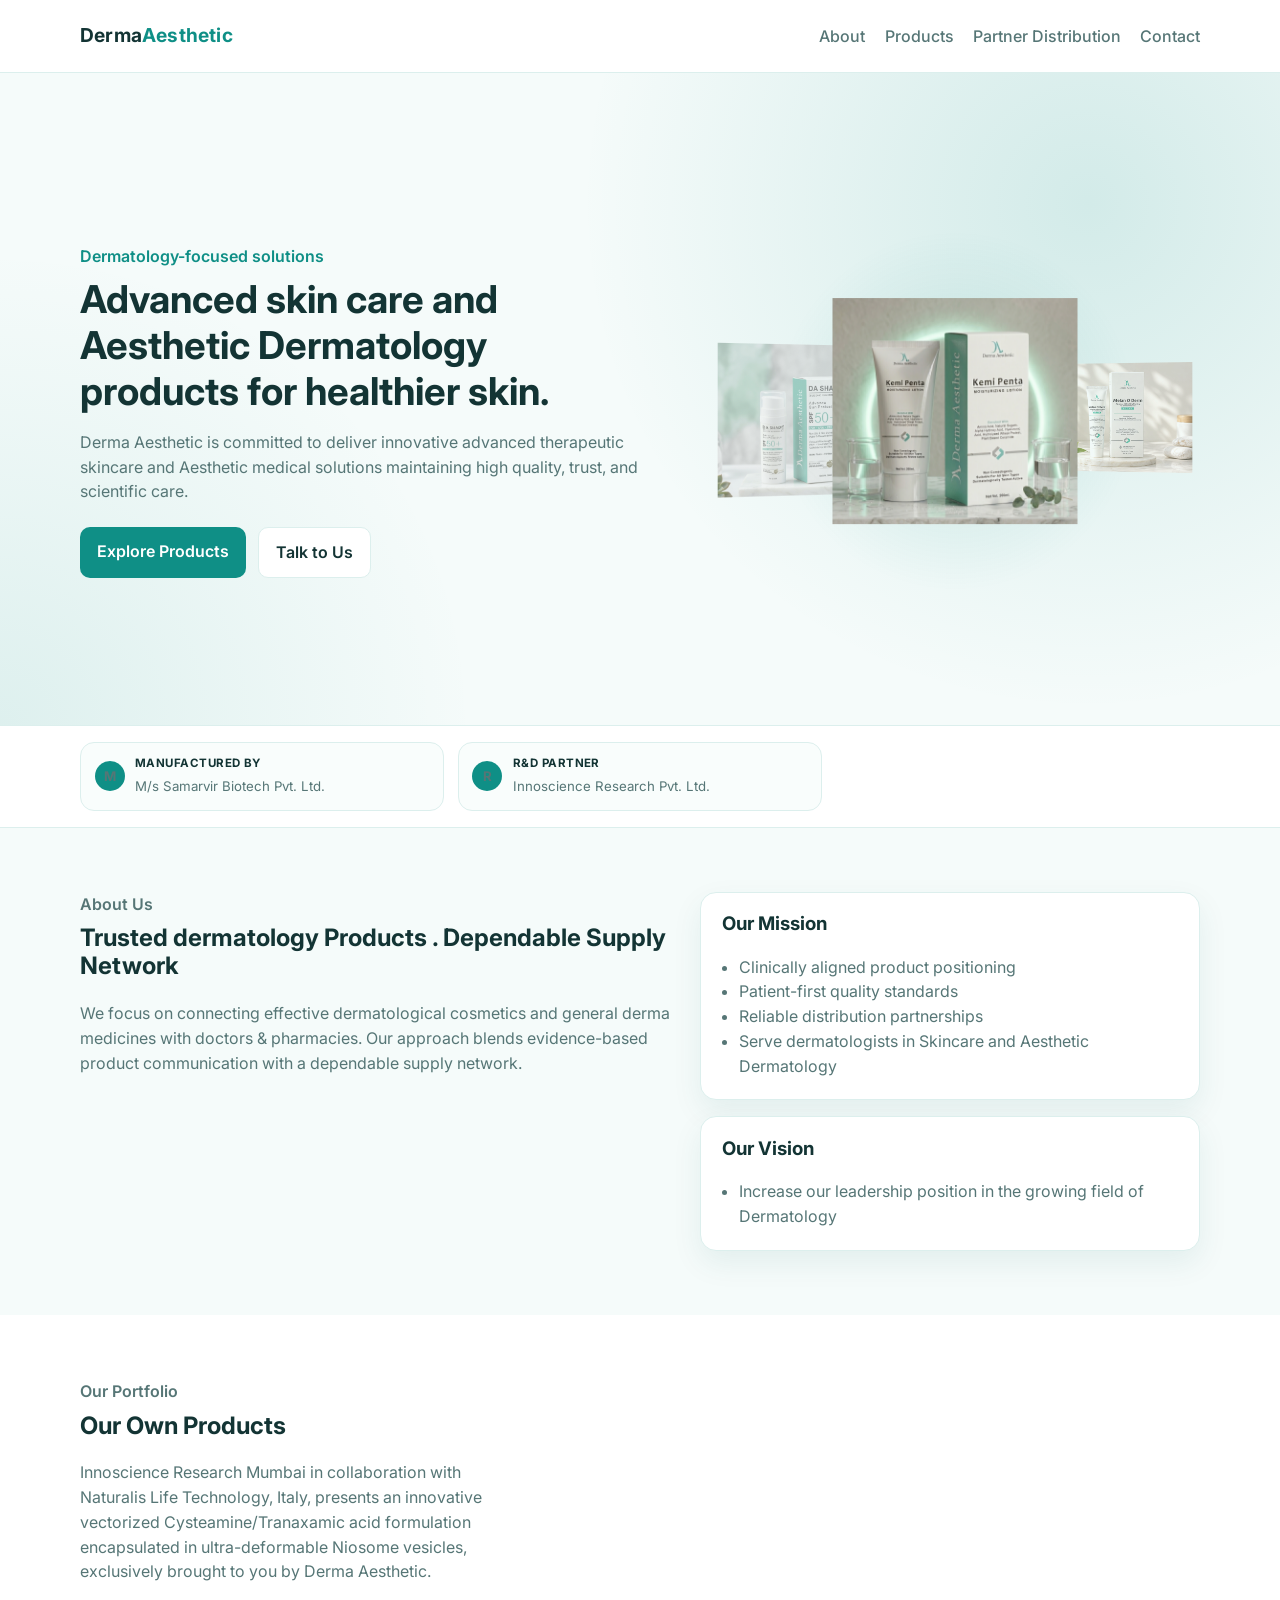
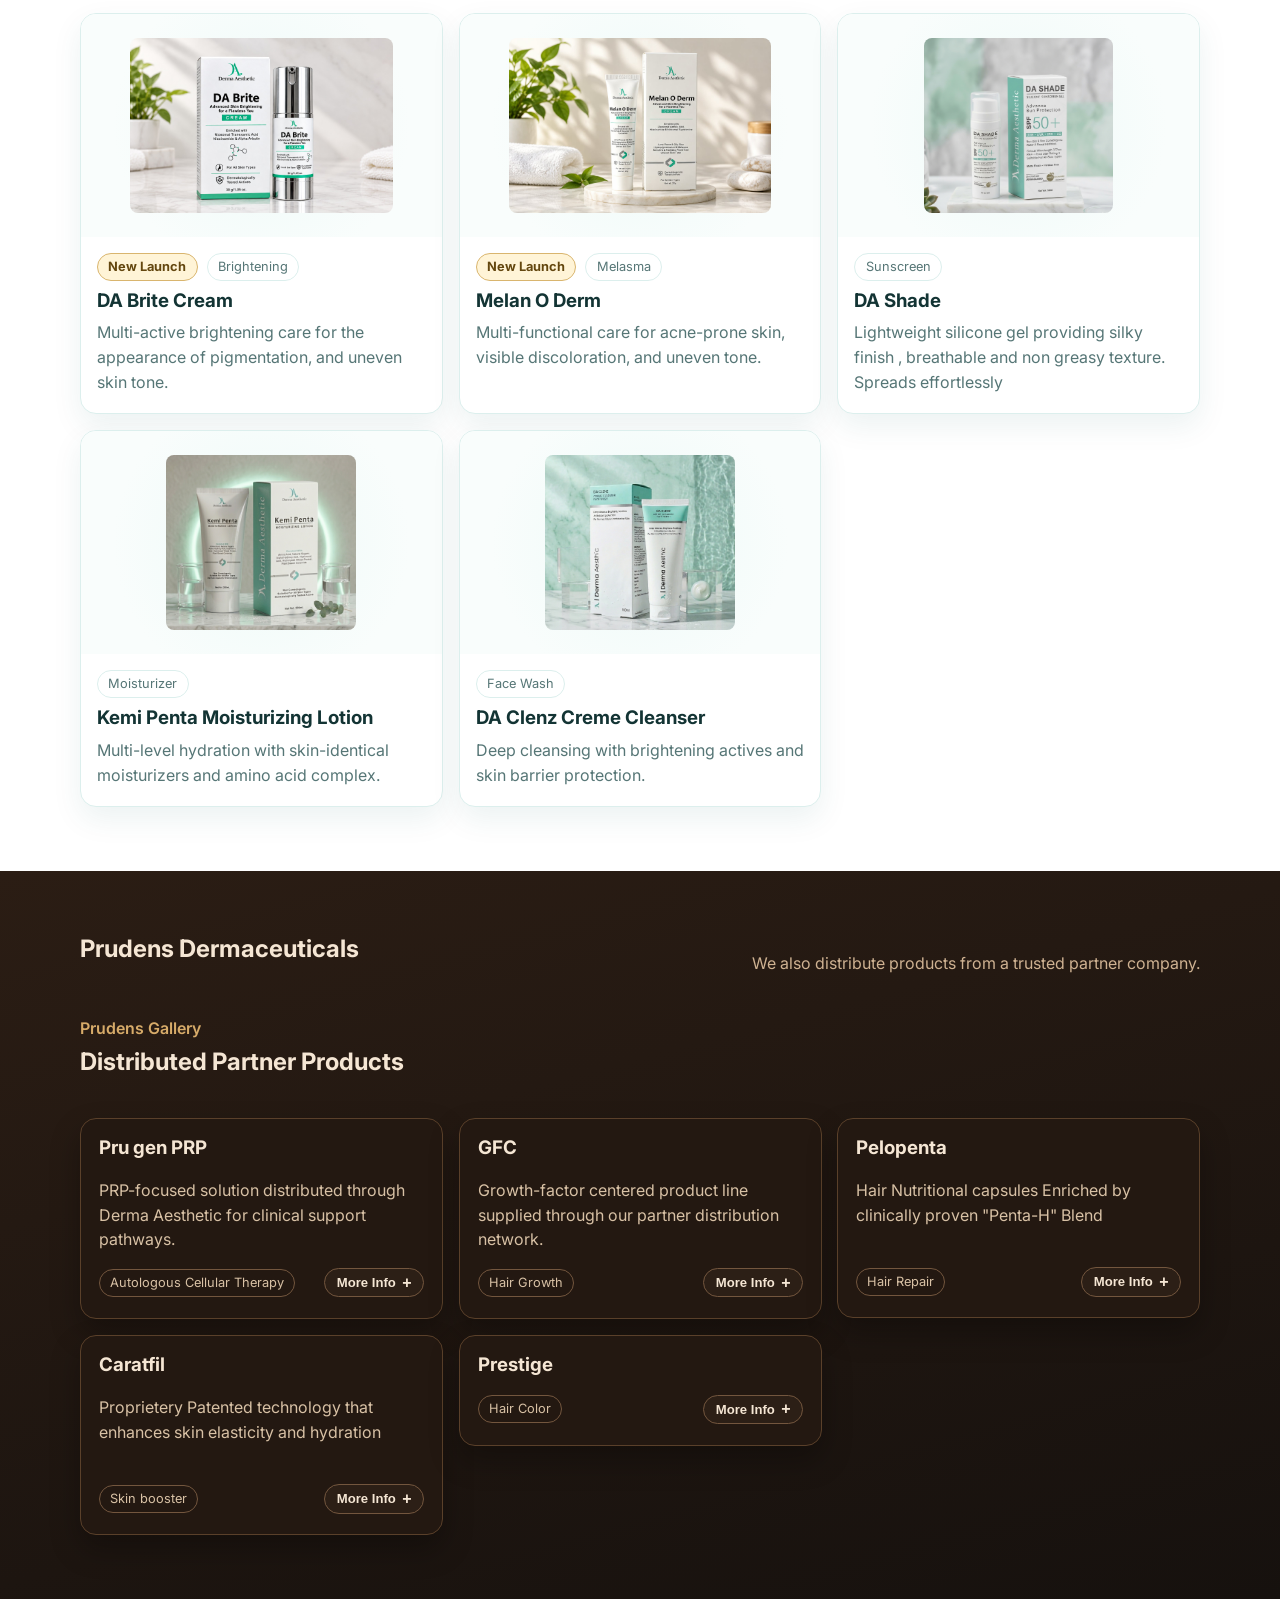
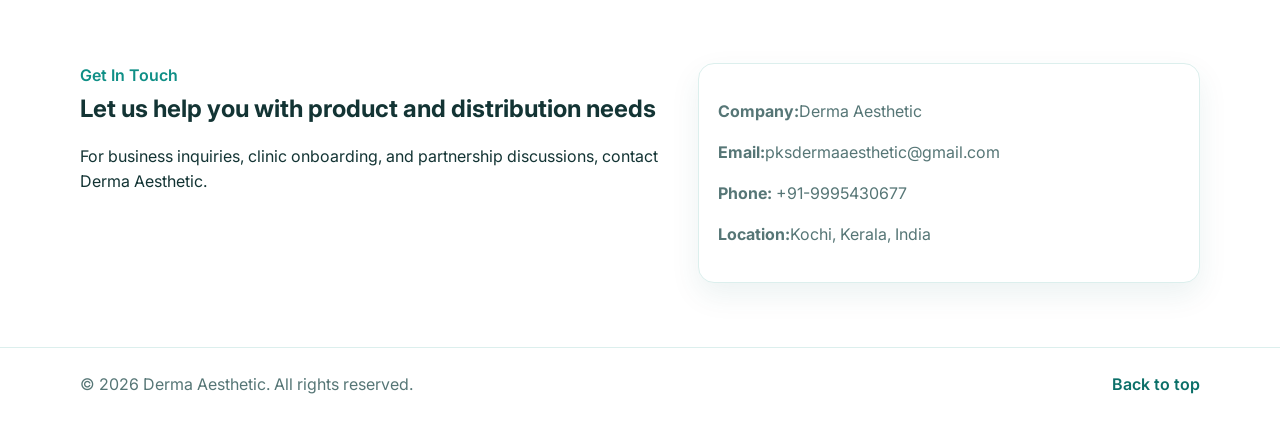
<file: index.html>
<!DOCTYPE html>
<html lang="en">
<head>
  <meta charset="UTF-8" />
  <meta name="viewport" content="width=device-width, initial-scale=1.0" />
  <title>Derma Aesthetic | Dermatological Cosmetics & Medicines</title>
  <meta name="description" content="Derma Aesthetic - Dermatological cosmetics and general derma medicines marketing and sales company." />
  <link rel="preconnect" href="https://fonts.googleapis.com" />
  <link rel="preconnect" href="https://fonts.gstatic.com" crossorigin />
  <link href="https://fonts.googleapis.com/css2?family=Inter:wght@400;500;600;700&display=swap" rel="stylesheet" />
  <link rel="stylesheet" href="styles.css" />
</head>
<body>
  <header class="site-header" id="home">
    <div class="container nav-wrap">
      <a class="logo" href="#home">Derma<span>Aesthetic</span></a>
      <button class="nav-toggle" type="button" aria-label="Open navigation menu" aria-controls="site-nav" aria-expanded="false">
        <span></span>
        <span></span>
        <span></span>
      </button>
      <nav class="site-nav" id="site-nav">
        <a href="index.html#about">About</a>
        <a href="products.html">Products</a>
        <a href="products.html#partner">Partner Distribution</a>
        <a href="index.html#contact">Contact</a>
      </nav>
    </div>
  </header>

  <main>
    <section class="hero">
      <div class="container hero-layout">
        <div class="hero-text">
          <p class="eyebrow">Dermatology-focused solutions</p>
          <h1>Advanced skin care and Aesthetic Dermatology products for healthier skin.</h1>
          <p class="hero-copy">
            Derma Aesthetic is committed to deliver innovative advanced therapeutic skincare
            and Aesthetic medical solutions maintaining high quality, trust, and scientific care.
          </p>
          <div class="hero-actions">
            <a class="btn primary" href="products.html">Explore Products</a>
            <a class="btn ghost" href="#contact">Talk to Us</a>
          </div>
        </div>
        <div class="hero-products">
          <div class="hero-product-composition reveal">
            <img src="images/Brite.jpeg" alt="DA Brite Whitening cream" class="hero-prod hero-prod--back" data-product-link="products.html#da-brite" /> 
            <img src="images/MelanODerm.jpeg" alt="Melano Derm liposomal azelaic acid cream" class="hero-prod hero-prod--back" data-product-link="products.html#melano-derm" />
            <img src="images/kemi.png" alt="Kemi Penta Moisturizing Lotion" class="hero-prod hero-prod--center" data-product-link="products.html#kemi-penta" />
            <img src="images/Shade.png" alt="DA Shade Sunscreen" class="hero-prod hero-prod--left" data-product-link="products.html#da-shade" />
            <img src="images/clenz.png" alt="DA Clenz Face Wash" class="hero-prod hero-prod--right" data-product-link="products.html#da-clenz" />

          </div>
        </div>
      </div>
    </section>

    <section class="trust-strip">
      <div class="container trust-strip-inner">
        <div class="trust-badge reveal">
          <span class="trust-icon">M</span>
          <div>
            <strong>Manufactured by</strong>
            <span>M/s Samarvir Biotech Pvt. Ltd.</span>
          </div>
        </div>
        <div class="trust-badge reveal">
          <span class="trust-icon">R</span>
          <div>
            <strong>R&amp;D Partner</strong>
            <span>Innoscience Research Pvt. Ltd.</span>
          </div>
        </div>
      </div>
    </section>

    <section class="section" id="about">
      <div class="container about-grid reveal">
        <div class="about-text">
          <p class="eyebrow">About Us</p>
          <h2>Trusted dermatology Products . Dependable Supply Network</h2>
          <p>
            We focus on connecting effective dermatological cosmetics and general derma medicines
            with doctors &amp; pharmacies. Our approach blends evidence-based product communication
            with a dependable supply network.
          </p>
        </div>
        <div class="about-cards">
          <article class="about-card">
            <h3>Our Mission</h3>
            <ul>
              <li>Clinically aligned product positioning</li>
              <li>Patient-first quality standards</li>
              <li>Reliable distribution partnerships</li>
              <li>Serve dermatologists in Skincare and Aesthetic Dermatology</li>
            </ul>
          </article>
          <article class="about-card">
            <h3>Our Vision</h3>
            <ul>
              <li>Increase our leadership position in the growing field of Dermatology</li>
            </ul>
          </article>
        </div>
      </div>
    </section>

    <section class="section alt" id="products">
      <div class="container">
        <div class="section-head reveal">
          <div>
            <p class="eyebrow">Our Portfolio</p>
            <h2>Our Own Products</h2>
            <p>Innoscience Research Mumbai in collaboration with Naturalis Life Technology, Italy, presents an innovative vectorized Cysteamine/Tranaxamic acid formulation encapsulated in ultra-deformable Niosome vesicles, exclusively brought to you by Derma Aesthetic.</p>
          </div>
        </div>

        <div class="visual-product-grid">

          <a href="products.html#da-brite" class="visual-product-card reveal">
            <div class="visual-product-img">
              <img src="images/Brite.jpeg" alt="DA Brite brightening cream" loading="lazy" />
            </div>
            <div class="visual-product-info">
              <span class="tag tag--launch">New Launch</span>
              <span class="tag">Brightening</span>
              <h3>DA Brite Cream </h3>
              <p>Multi-active brightening care for the appearance of pigmentation, and uneven skin tone.</p>
              <!-- <span class="card-link">View details</span> -->
            </div>
          </a>
          <a href="products.html#melano-derm" class="visual-product-card reveal">
            <div class="visual-product-img">
              <img src="images/MelanODerm.jpeg" alt="Melano Derm azelaic acid cream" loading="lazy" />
            </div>
            <div class="visual-product-info">
              <span class="tag tag--launch">New Launch</span>
              <span class="tag">Melasma</span>
              <h3>Melan O Derm</h3>
              <p>Multi-functional care for acne-prone skin, visible discoloration, and uneven tone.</p>
              <!-- <span class="card-link">View details</span> -->
            </div>
          </a>
          <a href="products.html#da-shade" class="visual-product-card reveal">
            <div class="visual-product-img">
              <img src="images/Shade.png" alt="DA Shade" loading="lazy" />
            </div>
            <div class="visual-product-info">
              <span class="tag">Sunscreen</span>
              <h3>DA Shade </h3>
              <p>Lightweight silicone gel providing silky finish , breathable and non greasy texture. Spreads effortlessly</p>
              <!-- <span class="card-link">View details</span> -->
            </div>
          </a>

          <a href="products.html#kemi-penta" class="visual-product-card reveal">
            <div class="visual-product-img">
              <img src="images/kemi.png" alt="Kemi Penta" loading="lazy" />
            </div>
            <div class="visual-product-info">
              <span class="tag">Moisturizer</span>
              <h3>Kemi Penta Moisturizing Lotion</h3>
              <p>Multi-level hydration with skin-identical moisturizers and amino acid complex.</p>
              <!-- <span class="card-link">View details</span> -->
            </div>
          </a>

          <a href="products.html#da-clenz" class="visual-product-card reveal">
            <div class="visual-product-img">
              <img src="images/clenz.png" alt="DA Clenz" loading="lazy" />
            </div>
            <div class="visual-product-info">
              <span class="tag">Face Wash</span>
              <h3>DA Clenz Creme Cleanser</h3>
              <p>Deep cleansing with brightening actives and skin barrier protection.</p>
              <!-- <span class="card-link">View details</span> -->
            </div>
          </a>
        </div>
      </div>
    </section>

    <section class="section partner-section" id="partner">
      <div class="container">
        <div class="section-head">
          <div>
            <!-- <p class="eyebrow">Strategic Collaboration</p> -->
            <h2>Prudens Dermaceuticals</h2>
          </div>
          <p>We also distribute products from a trusted partner company.</p>
        </div>

        <!-- <div class="partner-card">
          <h3>Distribution Partner: <span>Prudens</span></h3>
          <p>
            Through this partnership, Derma Aesthetic expands product reach and
            ensures timely availability across clinics, pharmacies, and retail channels.
          </p>
          <p><strong>Distributed products:</strong> Pru gen PRP, GFC, pelopenta</p>
          <ul>
            <li>Wider geographic market access</li>
            <li>Consistent product availability</li>
            <li>Efficient logistics and relationship management</li>
          </ul>
        </div> -->

        <div class="section-head partner-products-head">
          <div>
            <p class="eyebrow">Prudens Gallery</p>
            <h2>Distributed Partner Products</h2>
          </div>
          <!-- <p>Tap on any product card to view expanded details.</p> -->
        </div>

        <div class="product-showcase product-showcase--partner">
          <div class="product-grid partner-grid">
            <article class="product-card expandable" id="prugen-prp" data-product-image="images/prugen-prp.png">
              
              <h3>Pru gen PRP</h3>
              <p>
                PRP-focused solution distributed through Derma Aesthetic for
                clinical support pathways.
              </p>
              <div class="product-bottom">
                <span class="tag">Autologous Cellular Therapy</span>
                <button class="expand-btn" type="button" aria-expanded="false">
                  More Info <span class="chevron">+</span>
                </button>
              </div>
              <div class="product-details" aria-hidden="true">
                <!-- <p>
                  Pru gen PRP is distributed to support dermatology and skin
                  rejuvenation workflows where PRP protocols are indicated.
                </p> -->
                <ul>
                  <li>CE Class IIb certified PRP tube</li>
                  <li>Sodium Citrate as an Anti-coagulant</li>
                  <li>Optimum Platelet Recovery, over 90%</li>
                  <li>Consistent isolation of PRP</li>
                  <li>Single spin centrifugation</li>
                  <li>RBC depletion more than 98%</li>
                </ul>
              </div>
            </article>

            <article class="product-card expandable" id="gfc" data-product-image="images/gfc.png">
           
              <h3>GFC</h3>
              <p>
                Growth-factor centered product line supplied through our partner
                distribution network.
              </p>
              <div class="product-bottom">
                <span class="tag">Hair Growth</span>
                <button class="expand-btn" type="button" aria-expanded="false">
                  More Info <span class="chevron">+</span>
                </button>
              </div>
              <div class="product-details" aria-hidden="true">
                <!-- <p>
                  GFC is managed under the Prudens distribution collaboration to
                  improve accessibility for qualified treatment channels.
                </p> -->
                <ul>
                  <li>Activated Growth Factors</li>
                  <li>Totally Painless Therapy</li>
                  <li>Reduced pain and inflammation risk, as RBCs and WBCs are not involved</li>
                  <li>Delivers results in fewer sessions</li>
                  <li>Helps reduce hair fall and revitalize hair follicles</li>
                  <li>Strengthens hair grafts and stimulates hair growth</li>
                  <li>Increases hair count and thickness</li>
                </ul>
              </div>
            </article>

            <article class="product-card expandable" id="pelopenta" data-product-image="images/pelopenta.png">
             
              <h3>Pelopenta</h3>
              <p>
                Hair Nutritional capsules Enriched by clinically proven "Penta-H" Blend
              </p>
              <div class="product-bottom">
                <span class="tag">Hair Repair</span>
                <button class="expand-btn" type="button" aria-expanded="false">
                  More Info <span class="chevron">+</span>
                </button>
              </div>
              <div class="product-details" aria-hidden="true">
                <!-- <p>
                  pelopenta is included in our distribution portfolio with a focus
                  on dependable channel coverage and customer availability.
                </p> -->
                <ul>
                  <li>Vitamin D (Cholecalciferrol 100IU)</li>
                  <li>Melatonin (3gm) for hair growth , pigmentation , cytoprotective and apotosis-supressive agent</li>
                  <li>Prevents stress-induced hair loss</li>
                  <li>Antiandrogenic and antioxidant</li>
                  <li>Omega 3 and Omega 6 faatty Acids (75mg)</li>
                  <li>Soy isoflavones for DHT inhibution</li>
                  <li>Green Tea Extract(125mg)</li>
                  <li>Beta Sitosterol</li>

                </ul>
              </div>
            </article>

            <article class="product-card expandable" id="Caratfil" data-product-image="images/caratfil.png">
             
              <h3>Caratfil</h3>
              <p>
                Proprietery Patented technology that enhances skin elasticity and hydration
              </p>
              <div class="product-bottom">
                <span class="tag">Skin booster</span>
                <button class="expand-btn" type="button" aria-expanded="false">
                  More Info <span class="chevron">+</span>
                </button>
              </div>
              <div class="product-details" aria-hidden="true">
                <!-- <p>
                  pelopenta is included in our distribution portfolio with a focus
                  on dependable channel coverage and customer availability.
                </p> -->
                <ul>
                  
                  <li>Exclusive 4-in-1 Carat therapy</li>
                  <li>HA , PN , ECM , Copper tripeptides and Amino acids</li>
                  <li>Combats aging</li>
                  <li>Minimizes pores</li>
                  <li>Reduces fine lines</li>
                  <li>Promotes repairs and regeneration</li>
                  <li>Made in South Korea</li>
                </ul>
              </div>
            </article>

            <article class="product-card expandable" id="Prestige" data-product-image="images/Pretiege.png">
             
              <h3>Prestige</h3>
              <!-- <p>
                Hair Nutritional capsules Enriched by clinically proven "Penta-H" Blend
              </p> -->
              <div class="product-bottom">
                <span class="tag">Hair Color</span>
                <button class="expand-btn" type="button" aria-expanded="false">
                  More Info <span class="chevron">+</span>
                </button>
              </div>
              <div class="product-details" aria-hidden="true">
                <!-- <p>
                  pelopenta is included in our distribution portfolio with a focus
                  on dependable channel coverage and customer availability.
                </p> -->
                <ul>
                  <li>Ammoniea free</li>
                  <li>p-Phenylendiamine(ppd) free</li>
                  <li>nickle free</li>
                  <li>Resourcinol free</li>
                  <li>Made in Italy</li>
                 

                </ul>
              </div>
            </article>

          </div>
        </div>
      </div>
    </section>

    <section class="section alt" id="contact">
      <div class="container contact-grid reveal">
        <div>
          <p class="eyebrow">Get In Touch</p>
          <h2>Let us help you with product and distribution needs</h2>
          <p>
            For business inquiries, clinic onboarding, and partnership discussions,
            contact Derma Aesthetic.
          </p>
        </div>
        <div class="contact-card">
          <p><strong>Company:</strong>Derma Aesthetic</p>
          <p><strong>Email:</strong>pksdermaaesthetic@gmail.com</p>
          <p><strong>Phone:</strong> +91-9995430677</p>
          <p><strong>Location:</strong>Kochi, Kerala, India</p>
        </div>
      </div>
    </section>
  </main>

  <footer class="site-footer">
    <div class="container footer-wrap">
      <p>&copy; <span id="year"></span> Derma Aesthetic. All rights reserved.</p>
      <a href="#home">Back to top</a>
    </div>
  </footer>

  <script src="script.js"></script>
</body>
</html>
</file>
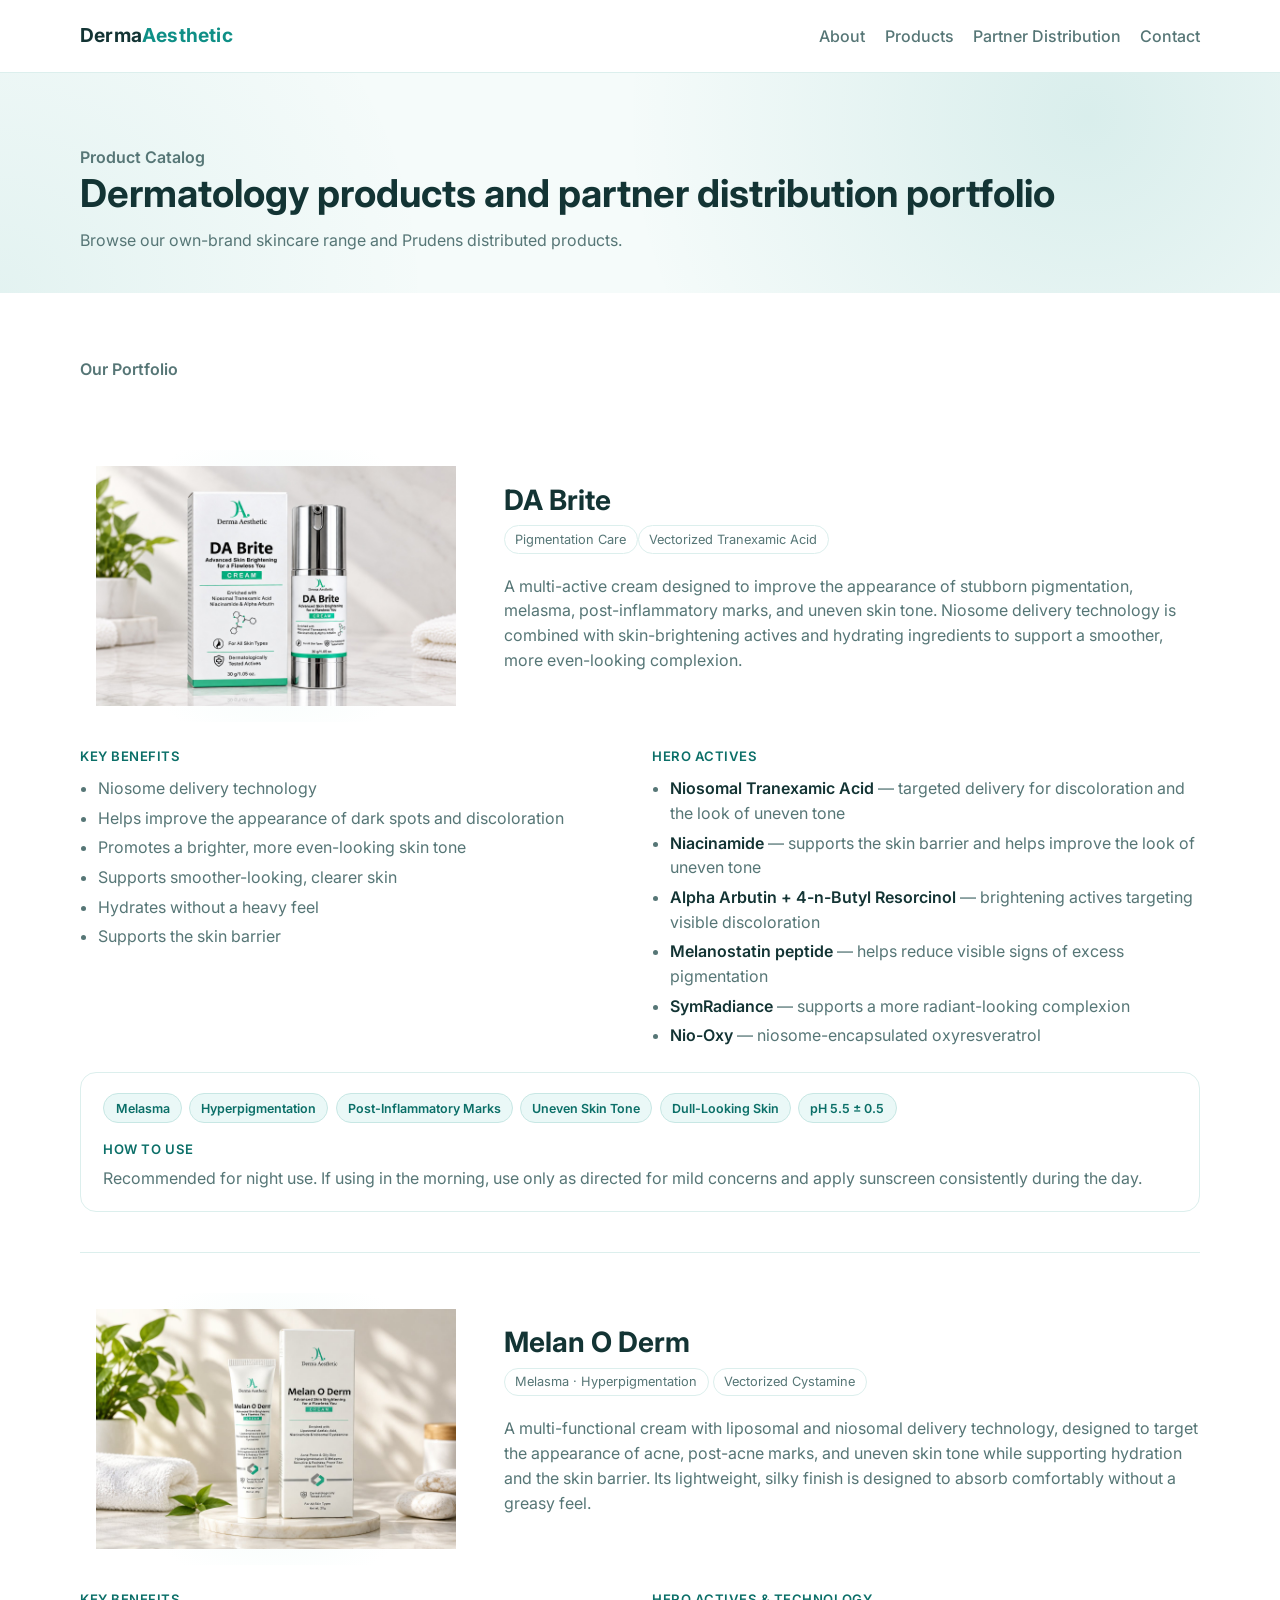
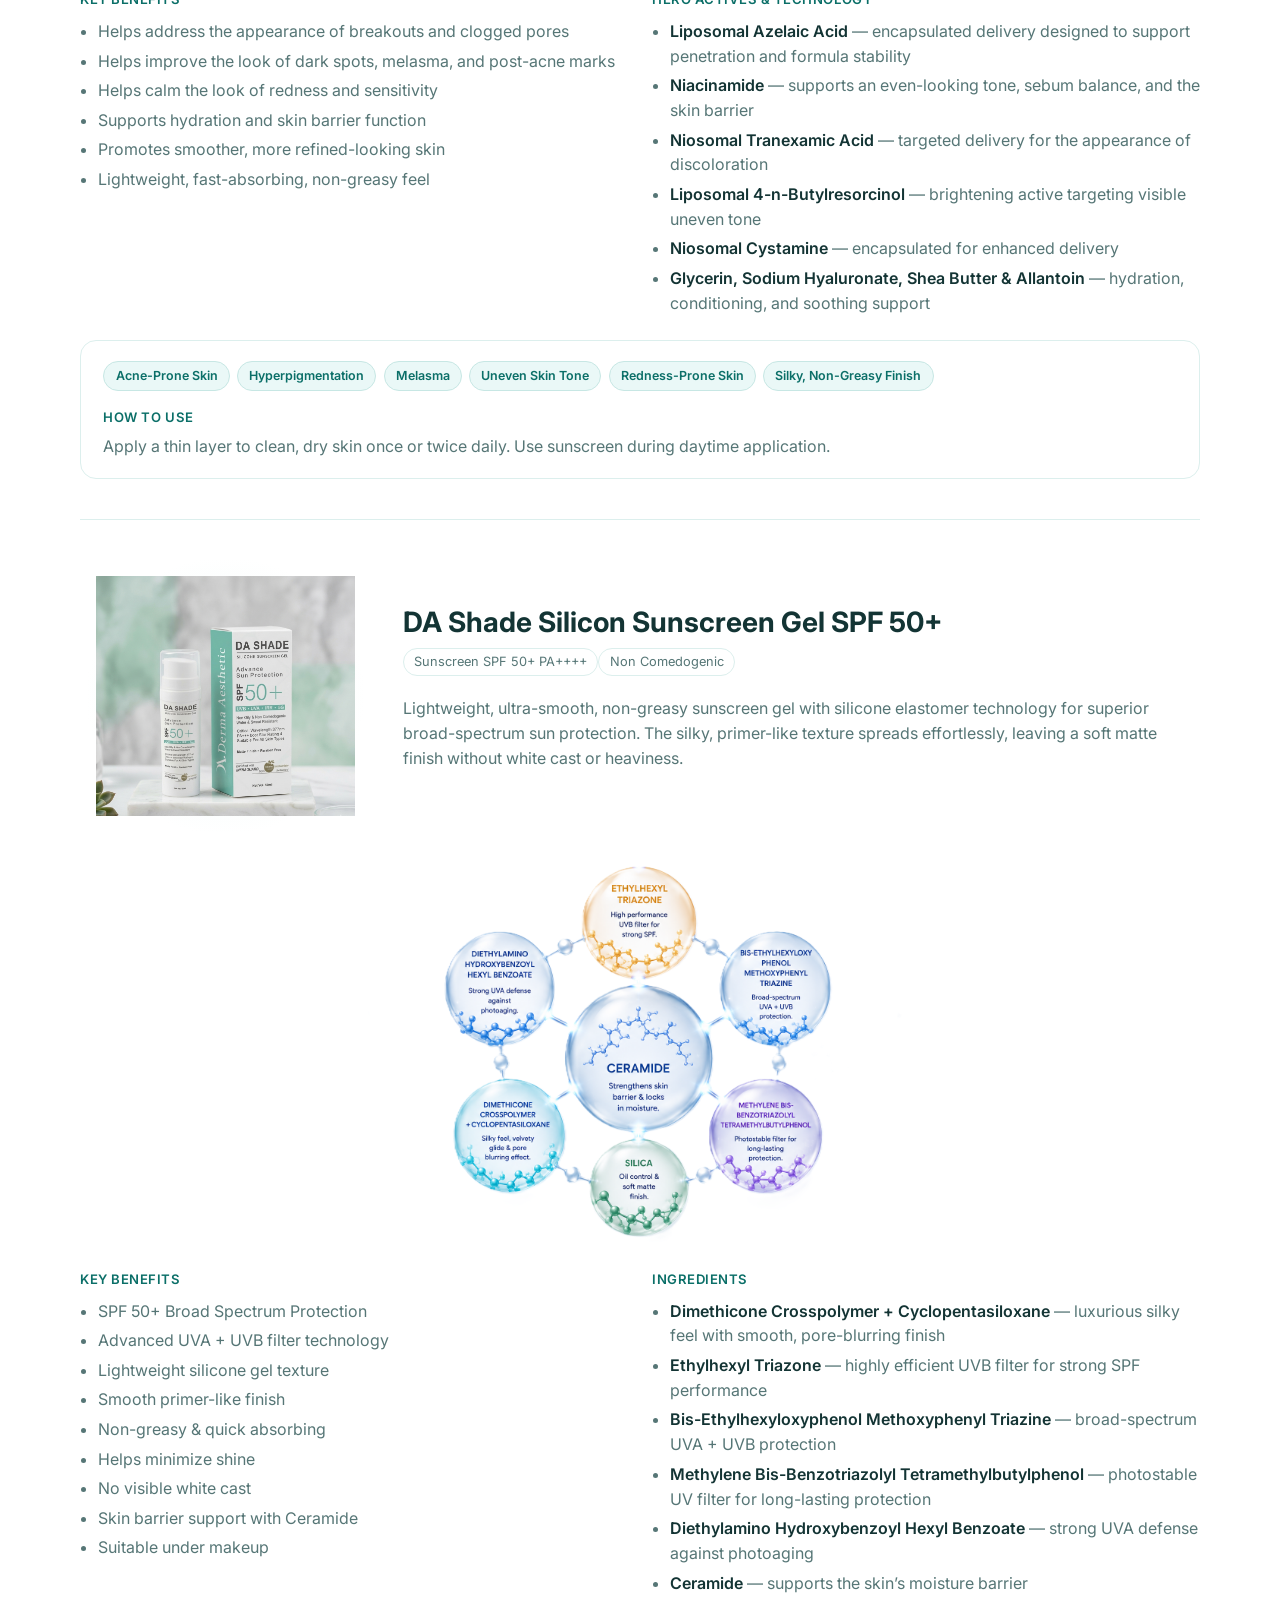
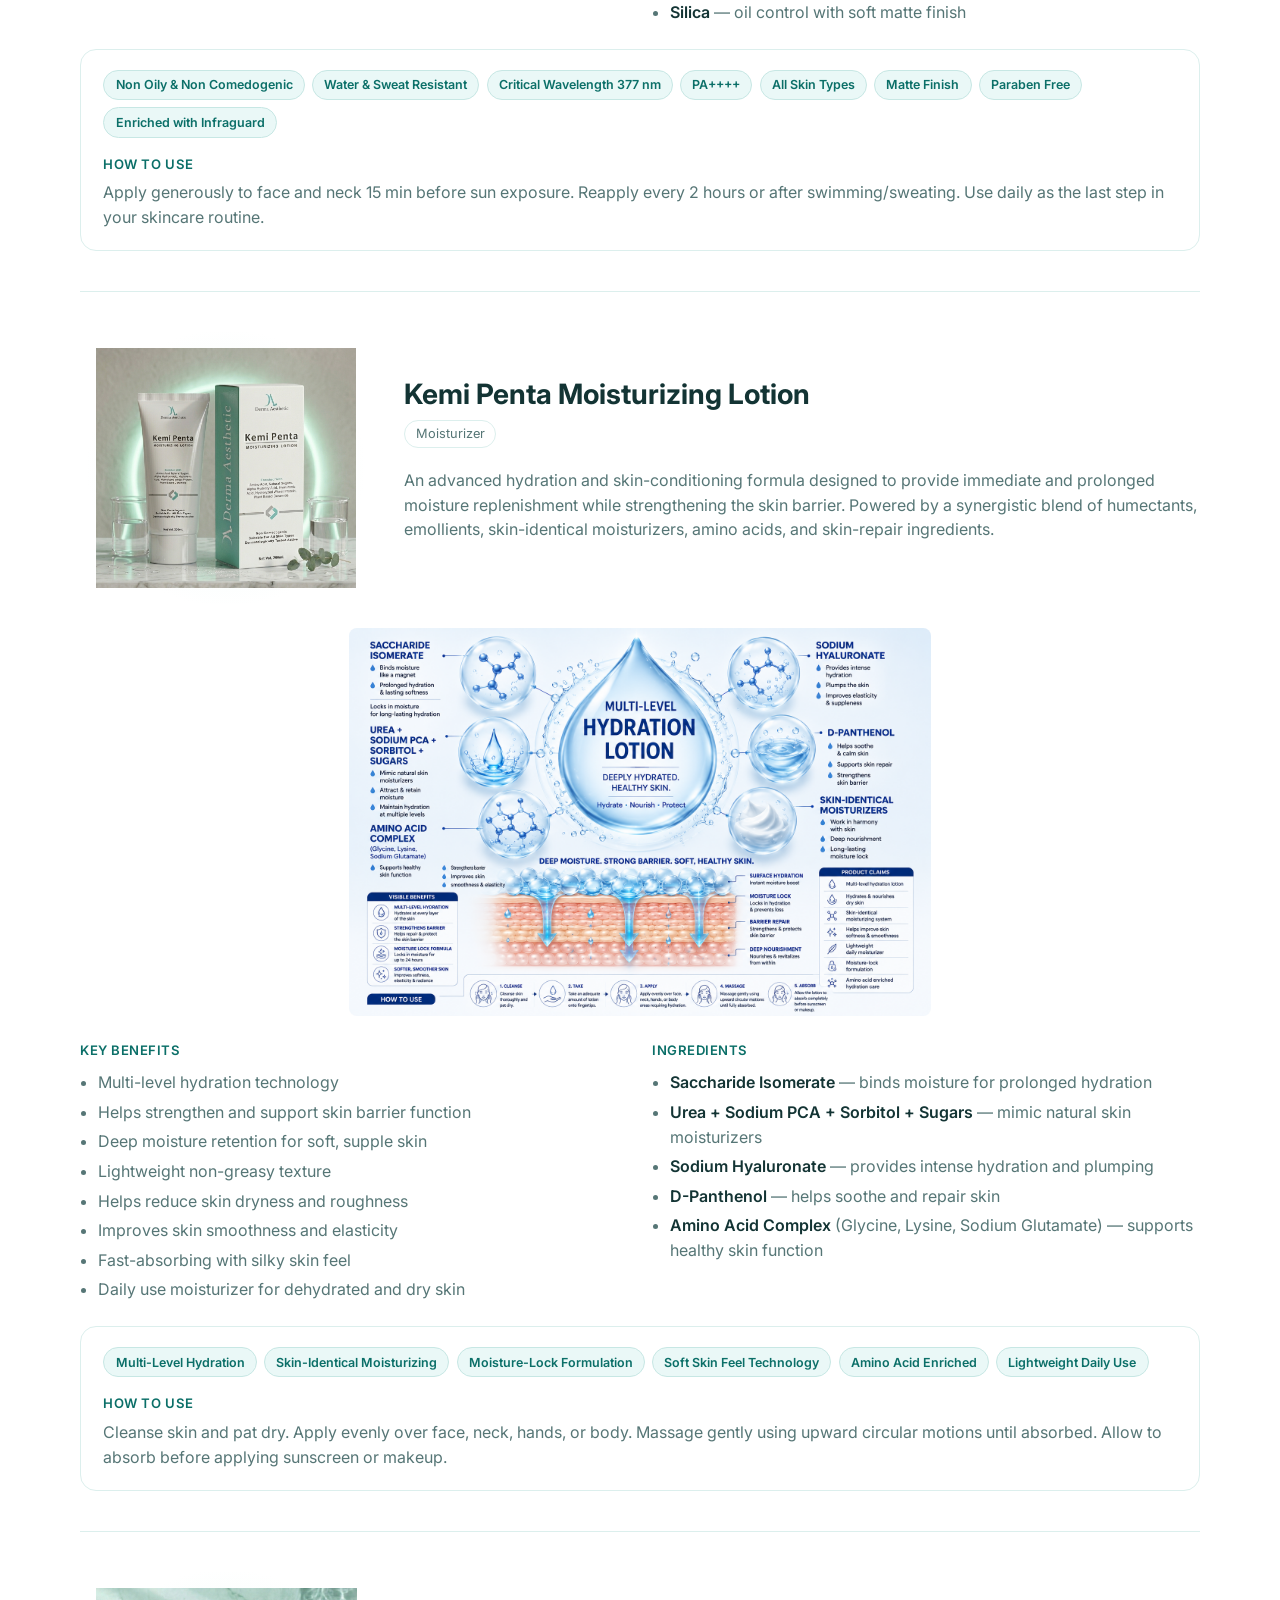
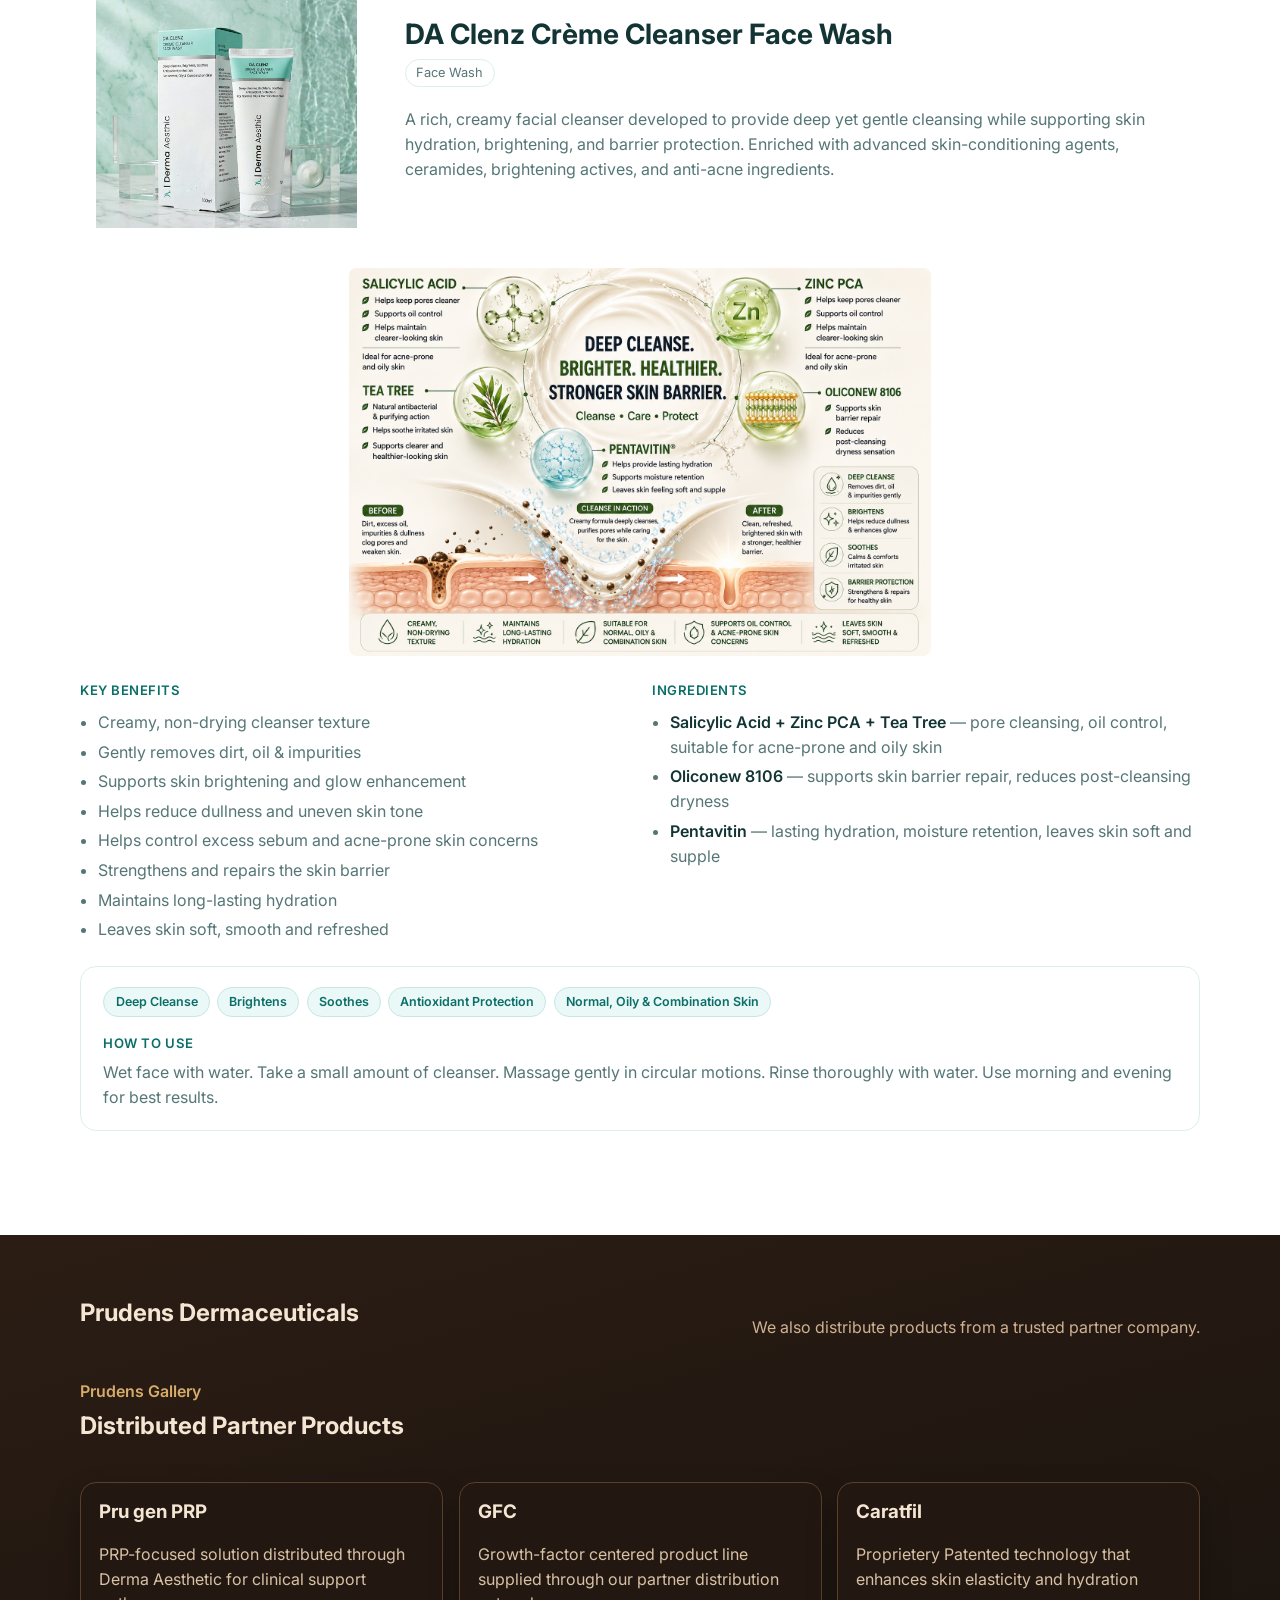
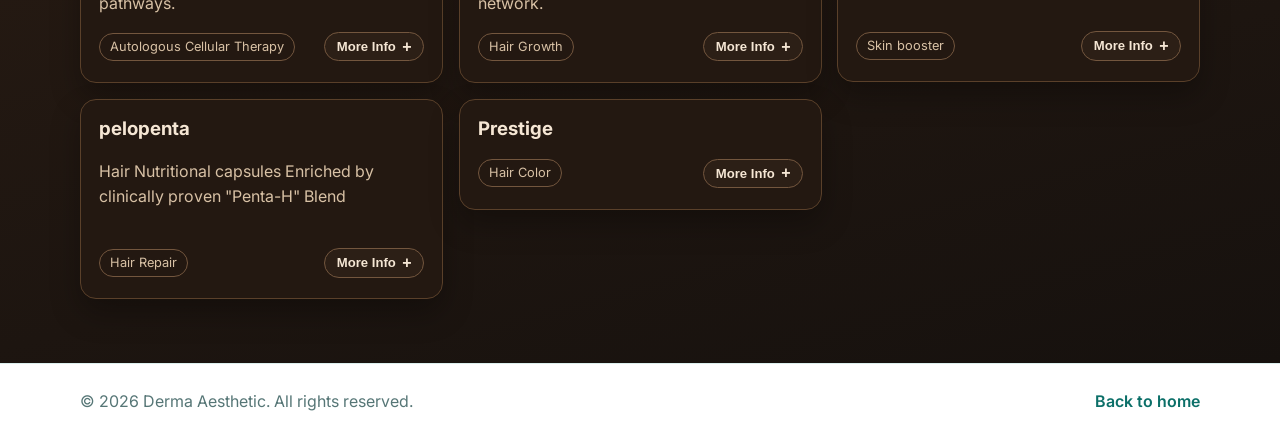
<file: products.html>
<!DOCTYPE html>
<html lang="en">
<head>
  <meta charset="UTF-8" />
  <meta name="viewport" content="width=device-width, initial-scale=1.0" />
  <title>Products | Derma Aesthetic</title>
  <meta name="description" content="Explore Derma Aesthetic own-brand dermatology products and Prudens partner distribution portfolio." />
  <link rel="preconnect" href="https://fonts.googleapis.com" />
  <link rel="preconnect" href="https://fonts.gstatic.com" crossorigin />
  <link href="https://fonts.googleapis.com/css2?family=Inter:wght@400;500;600;700&display=swap" rel="stylesheet" />
  <link rel="stylesheet" href="styles.css" />
</head>
<body>
  <header class="site-header">
    <div class="container nav-wrap">
      <a class="logo" href="index.html">Derma<span>Aesthetic</span></a>
      <button class="nav-toggle" type="button" aria-label="Open navigation menu" aria-controls="site-nav" aria-expanded="false">
        <span></span>
        <span></span>
        <span></span>
      </button>
      <nav class="site-nav" id="site-nav">
        <a href="index.html#about">About</a>
        <a href="products.html" class="nav-link-active">Products</a>
        <a href="products.html#partner">Partner Distribution</a>
        <a href="index.html#contact">Contact</a>
      </nav>
    </div>
  </header>

  <main>
    <section class="page-hero">
      <div class="container">
        <p class="eyebrow">Product Catalog</p>
        <h1>Dermatology products and partner distribution portfolio</h1>
        <p>Browse our own-brand skincare range and Prudens distributed products.</p>
      </div>
    </section>

    <section class="section alt" id="own-products">
      <div class="container">
        <div class="section-head">
          <div>
            <p class="eyebrow">Our Portfolio</p>
          </div>
        </div>
      </div>

      <!-- DA Brite -->
      <article class="pdp-section" id="da-brite">
        <div class="container">
          <div class="pdp-hero reveal">
            <div class="pdp-product-img">
              <img src="images/Brite.jpeg" alt="DA Brite multi-active brightening cream" loading="lazy" />
            </div>
            <div class="pdp-intro">
              <h2>DA Brite </h2>
              <span class="tag">Pigmentation Care</span><span class="tag">Vectorized Tranexamic Acid</span>
              <p>
                A multi-active cream designed to improve the appearance of stubborn pigmentation,
                melasma, post-inflammatory marks, and uneven skin tone. Niosome delivery technology
                is combined with skin-brightening actives and hydrating ingredients to support a
                smoother, more even-looking complexion.
              </p>
            </div>
          </div>
          <div class="pdp-details reveal">
            <div class="pdp-col">
              <h4>Key Benefits</h4>
              <ul>
                <li>Niosome delivery technology</li>
                <li>Helps improve the appearance of dark spots and discoloration</li>
                <li>Promotes a brighter, more even-looking skin tone</li>
                <li>Supports smoother-looking, clearer skin</li>
                <li>Hydrates without a heavy feel</li>
                <li>Supports the skin barrier</li>
              </ul>
            </div>
            <div class="pdp-col">
              <h4>Hero Actives</h4>
              <ul>
                <li><strong>Niosomal Tranexamic Acid</strong> — targeted delivery for discoloration and the look of uneven tone</li>
                <li><strong>Niacinamide</strong> — supports the skin barrier and helps improve the look of uneven tone</li>
                <li><strong>Alpha Arbutin + 4-n-Butyl Resorcinol</strong> — brightening actives targeting visible discoloration</li>
                <li><strong>Melanostatin peptide</strong> — helps reduce visible signs of excess pigmentation</li>
                <li><strong>SymRadiance</strong> — supports a more radiant-looking complexion</li>
                <li><strong>Nio-Oxy</strong> — niosome-encapsulated oxyresveratrol</li>
              </ul>
            </div>
          </div>
          <div class="pdp-footer reveal">
            <div class="pdp-claims">
              <span class="claim-pill">Melasma</span>
              <span class="claim-pill">Hyperpigmentation</span>
              <span class="claim-pill">Post-Inflammatory Marks</span>
              <span class="claim-pill">Uneven Skin Tone</span>
              <span class="claim-pill">Dull-Looking Skin</span>
              <span class="claim-pill">pH 5.5 ± 0.5</span>
            </div>
            <div class="pdp-usage">
              <h4>How to Use</h4>
              <p>Recommended for night use. If using in the morning, use only as directed for mild concerns and apply sunscreen consistently during the day.</p>
            </div>
          </div>
        </div>
      </article>

      <hr class="pdp-divider" />

      <!-- Melano Derm -->
      <article class="pdp-section" id="melano-derm">
        <div class="container">
          <div class="pdp-hero reveal">
            <div class="pdp-product-img">
              <img src="images/MelanODerm.jpeg" alt="Melano Derm liposomal azelaic acid cream" loading="lazy" />
            </div>
            <div class="pdp-intro">
              <h2>Melan O Derm</h2>
              <span class="tag">Melasma · Hyperpigmentation</span>
              <span class="tag">Vectorized Cystamine</span>
              <p>
                A multi-functional cream with liposomal and niosomal delivery technology, designed
                to target the appearance of acne, post-acne marks, and uneven skin tone while
                supporting hydration and the skin barrier. Its lightweight, silky finish is designed
                to absorb comfortably without a greasy feel.
              </p>
            </div>
          </div>
          <div class="pdp-details reveal">
            <div class="pdp-col">
              <h4>Key Benefits</h4>
              <ul>
                <li>Helps address the appearance of breakouts and clogged pores</li>
                <li>Helps improve the look of dark spots, melasma, and post-acne marks</li>
                <li>Helps calm the look of redness and sensitivity</li>
                <li>Supports hydration and skin barrier function</li>
                <li>Promotes smoother, more refined-looking skin</li>
                <li>Lightweight, fast-absorbing, non-greasy feel</li>
              </ul>
            </div>
            <div class="pdp-col">
              <h4>Hero Actives &amp; Technology</h4>
              <ul>
                <li><strong>Liposomal Azelaic Acid</strong> — encapsulated delivery designed to support penetration and formula stability</li>
                <li><strong>Niacinamide</strong> — supports an even-looking tone, sebum balance, and the skin barrier</li>
                <li><strong>Niosomal Tranexamic Acid</strong> — targeted delivery for the appearance of discoloration</li>
                <li><strong>Liposomal 4-n-Butylresorcinol</strong> — brightening active targeting visible uneven tone</li>
                <li><strong>Niosomal Cystamine</strong> — encapsulated for enhanced delivery</li>
                <li><strong>Glycerin, Sodium Hyaluronate, Shea Butter &amp; Allantoin</strong> — hydration, conditioning, and soothing support</li>
              </ul>
            </div>
          </div>
          <div class="pdp-footer reveal">
            <div class="pdp-claims">
              <span class="claim-pill">Acne-Prone Skin</span>
              <span class="claim-pill">Hyperpigmentation</span>
              <span class="claim-pill">Melasma</span>
              <span class="claim-pill">Uneven Skin Tone</span>
              <span class="claim-pill">Redness-Prone Skin</span>
              <span class="claim-pill">Silky, Non-Greasy Finish</span>
            </div>
            <div class="pdp-usage">
              <h4>How to Use</h4>
              <p>Apply a thin layer to clean, dry skin once or twice daily. Use sunscreen during daytime application.</p>
            </div>
          </div>
        </div>
      </article>

      <hr class="pdp-divider" />

      <!-- DA Shade -->
      <article class="pdp-section" id="da-shade">
        <div class="container">
          <div class="pdp-hero reveal">
            <div class="pdp-product-img">
              <img src="images/Shade.png" alt="DA Shade Silicon Sunscreen Gel" loading="lazy" />
            </div>
            <div class="pdp-intro">
           
              <h2>DA Shade Silicon Sunscreen Gel SPF 50+</h2>
              <span class="tag">Sunscreen SPF 50+ PA++++</span><span class="tag">Non Comedogenic</span>
              <p>
                Lightweight, ultra-smooth, non-greasy sunscreen gel with silicone
                elastomer technology for superior broad-spectrum sun protection.
                The silky, primer-like texture spreads effortlessly, leaving a soft matte
                finish without white cast or heaviness.
              </p>
            </div>
          </div>
          <div class="pdp-science reveal">
            <div class="pdp-science-card">
              <img src="images/DAshade-molecule - Copy.png" alt="DA Shade ingredient technology" loading="lazy" />
            </div>
            <!-- <div class="pdp-science-card">
              <img src="images/spf50.png" alt="DA Shade SPF 50+ protection" loading="lazy" />
            </div> -->
          </div>
          <div class="pdp-details reveal">
            <div class="pdp-col">
              <h4>Key Benefits</h4>
              <ul>
                <li>SPF 50+ Broad Spectrum Protection</li>
                <li>Advanced UVA + UVB filter technology</li>
                <li>Lightweight silicone gel texture</li>
                <li>Smooth primer-like finish</li>
                <li>Non-greasy &amp; quick absorbing</li>
                <li>Helps minimize shine</li>
                <li>No visible white cast</li>
                <li>Skin barrier support with Ceramide</li>
                <li>Suitable under makeup</li>
              </ul>
            </div>
            <div class="pdp-col">
              <h4>Ingredients</h4>
              <ul>
                <li><strong>Dimethicone Crosspolymer + Cyclopentasiloxane</strong> — luxurious silky feel with smooth, pore-blurring finish</li>
                <li><strong>Ethylhexyl Triazone</strong> — highly efficient UVB filter for strong SPF performance</li>
                <li><strong>Bis-Ethylhexyloxyphenol Methoxyphenyl Triazine</strong> — broad-spectrum UVA + UVB protection</li>
                <li><strong>Methylene Bis-Benzotriazolyl Tetramethylbutylphenol</strong> — photostable UV filter for long-lasting protection</li>
                <li><strong>Diethylamino Hydroxybenzoyl Hexyl Benzoate</strong> — strong UVA defense against photoaging</li>
                <li><strong>Ceramide</strong> — supports the skin&#8217;s moisture barrier</li>
                <li><strong>Silica</strong> — oil control with soft matte finish</li>
              </ul>
            </div>
          </div>
          <div class="pdp-footer reveal">
            <div class="pdp-claims">
              <span class="claim-pill">Non Oily &amp; Non Comedogenic</span>
              <span class="claim-pill">Water &amp; Sweat Resistant</span>
              <span class="claim-pill">Critical Wavelength 377 nm</span>
              <span class="claim-pill">PA++++</span>
              <span class="claim-pill">All Skin Types</span>
              <span class="claim-pill">Matte Finish</span>
              <span class="claim-pill">Paraben Free</span>
              <span class="claim-pill">Enriched with Infraguard</span>
            </div>
            <div class="pdp-usage">
              <h4>How to Use</h4>
              <p>Apply generously to face and neck 15 min before sun exposure. Reapply every 2 hours or after swimming/sweating. Use daily as the last step in your skincare routine.</p>
            </div>
          </div>
        </div>
      </article>

      <hr class="pdp-divider" />

      <!-- Kemi Penta -->
      <article class="pdp-section" id="kemi-penta">
        <div class="container">
          <div class="pdp-hero reveal">
            <div class="pdp-product-img">
              <img src="images/kemi.png" alt="Kemi Penta Moisturizing Lotion" loading="lazy" />
            </div>
            <div class="pdp-intro">
              
              <h2>Kemi Penta Moisturizing Lotion</h2>
              <span class="tag">Moisturizer</span>
              <p>
                An advanced hydration and skin-conditioning formula designed to provide
                immediate and prolonged moisture replenishment while strengthening the skin barrier.
                Powered by a synergistic blend of humectants, emollients, skin-identical
                moisturizers, amino acids, and skin-repair ingredients.
              </p>
            </div>
          </div>
          <div class="pdp-science reveal">
            <div class="pdp-science-card pdp-science-card--wide">
              <img src="images/KemiPenta-image-copy.png" alt="Kemi Penta hydration technology" loading="lazy" />
            </div>
          </div>
          <div class="pdp-details reveal">
            <div class="pdp-col">
              <h4>Key Benefits</h4>
              <ul>
                <li>Multi-level hydration technology</li>
                <li>Helps strengthen and support skin barrier function</li>
                <li>Deep moisture retention for soft, supple skin</li>
                <li>Lightweight non-greasy texture</li>
                <li>Helps reduce skin dryness and roughness</li>
                <li>Improves skin smoothness and elasticity</li>
                <li>Fast-absorbing with silky skin feel</li>
                <li>Daily use moisturizer for dehydrated and dry skin</li>
              </ul>
            </div>
            <div class="pdp-col">
              <h4>Ingredients</h4>
              <ul>
                <li><strong>Saccharide Isomerate</strong> — binds moisture for prolonged hydration</li>
                <li><strong>Urea + Sodium PCA + Sorbitol + Sugars</strong> — mimic natural skin moisturizers</li>
                <li><strong>Sodium Hyaluronate</strong> — provides intense hydration and plumping</li>
                <li><strong>D-Panthenol</strong> — helps soothe and repair skin</li>
                <li><strong>Amino Acid Complex</strong> (Glycine, Lysine, Sodium Glutamate) — supports healthy skin function</li>
              </ul>
            </div>
          </div>
          <div class="pdp-footer reveal">
            <div class="pdp-claims">
              <span class="claim-pill">Multi-Level Hydration</span>
              <span class="claim-pill">Skin-Identical Moisturizing</span>
              <span class="claim-pill">Moisture-Lock Formulation</span>
              <span class="claim-pill">Soft Skin Feel Technology</span>
              <span class="claim-pill">Amino Acid Enriched</span>
              <span class="claim-pill">Lightweight Daily Use</span>
            </div>
            <div class="pdp-usage">
              <h4>How to Use</h4>
              <p>Cleanse skin and pat dry. Apply evenly over face, neck, hands, or body. Massage gently using upward circular motions until absorbed. Allow to absorb before applying sunscreen or makeup.</p>
            </div>
          </div>
        </div>
      </article>

      <hr class="pdp-divider" />

      <!-- DA Clenz -->
      <article class="pdp-section" id="da-clenz">
        <div class="container">
          <div class="pdp-hero reveal">
            <div class="pdp-product-img">
              <img src="images/clenz.png" alt="DA Clenz Creme Cleanser" loading="lazy" />
            </div>
            <div class="pdp-intro">
           
              <h2>DA Clenz Cr&#232;me Cleanser Face Wash</h2>
              <span class="tag">Face Wash</span>
              <p>
                A rich, creamy facial cleanser developed to provide deep yet gentle cleansing
                while supporting skin hydration, brightening, and barrier protection. Enriched
                with advanced skin-conditioning agents, ceramides, brightening actives,
                and anti-acne ingredients.
              </p>
            </div>
          </div>
          <div class="pdp-science reveal">
            <div class="pdp-science-card pdp-science-card--wide">
              <img src="images/clenz-image-copy.png" alt="DA Clenz ingredient technology" loading="lazy" />
            </div>
          </div>
          <div class="pdp-details reveal">
            <div class="pdp-col">
              <h4>Key Benefits</h4>
              <ul>
                <li>Creamy, non-drying cleanser texture</li>
                <li>Gently removes dirt, oil &amp; impurities</li>
                <li>Supports skin brightening and glow enhancement</li>
                <li>Helps reduce dullness and uneven skin tone</li>
                <li>Helps control excess sebum and acne-prone skin concerns</li>
                <li>Strengthens and repairs the skin barrier</li>
                <li>Maintains long-lasting hydration</li>
                <li>Leaves skin soft, smooth and refreshed</li>
              </ul>
            </div>
            <div class="pdp-col">
              <h4>Ingredients</h4>
              <ul>
                <li><strong>Salicylic Acid + Zinc PCA + Tea Tree</strong> — pore cleansing, oil control, suitable for acne-prone and oily skin</li>
                <li><strong>Oliconew 8106</strong> — supports skin barrier repair, reduces post-cleansing dryness</li>
                <li><strong>Pentavitin</strong> — lasting hydration, moisture retention, leaves skin soft and supple</li>
              </ul>
            </div>
          </div>
          <div class="pdp-footer reveal">
            <div class="pdp-claims">
              <span class="claim-pill">Deep Cleanse</span>
              <span class="claim-pill">Brightens</span>
              <span class="claim-pill">Soothes</span>
              <span class="claim-pill">Antioxidant Protection</span>
              <span class="claim-pill">Normal, Oily &amp; Combination Skin</span>
            </div>
            <div class="pdp-usage">
              <h4>How to Use</h4>
              <p>Wet face with water. Take a small amount of cleanser. Massage gently in circular motions. Rinse thoroughly with water. Use morning and evening for best results.</p>
            </div>
          </div>
        </div>
      </article>
    </section>

    <section class="section partner-section" id="partner">
      <div class="container">
        <div class="section-head">
          <div>
            <!-- <p class="eyebrow">Strategic Collaboration</p> -->
            <h2>Prudens Dermaceuticals</h2>
          </div>
          <p>We also distribute products from a trusted partner company.</p>
        </div>

        <!-- <div class="partner-card">
          <h3>Distribution Partner: <span>Prudens</span></h3>
          <p>
            Through this partnership, Derma Aesthetic expands product reach and
            ensures timely availability across clinics, pharmacies, and retail channels.
          </p>
          <p><strong>Distributed products:</strong> Pru gen PRP, GFC, pelopenta</p>
          <ul>
            <li>Wider geographic market access</li>
            <li>Consistent product availability</li>
            <li>Efficient logistics and relationship management</li>
          </ul>
        </div> -->

        <div class="section-head partner-products-head">
          <div>
            <p class="eyebrow">Prudens Gallery</p>
            <h2>Distributed Partner Products</h2>
          </div>
          <!-- <p>Tap on any product card to view expanded details.</p> -->
        </div>

        <div class="product-showcase product-showcase--partner">
          <div class="product-grid partner-grid">
            <article class="product-card expandable" id="prugen-prp" data-product-image="images/prugen-prp.png">
              
              <h3>Pru gen PRP</h3>
              <p>
                PRP-focused solution distributed through Derma Aesthetic for
                clinical support pathways.
              </p>
              <div class="product-bottom">
                <span class="tag">Autologous Cellular Therapy</span>
                <button class="expand-btn" type="button" aria-expanded="false">
                  More Info <span class="chevron">+</span>
                </button>
              </div>
              <div class="product-details" aria-hidden="true">
                <!-- <p>
                  Pru gen PRP is distributed to support dermatology and skin
                  rejuvenation workflows where PRP protocols are indicated.
                </p> -->
                <ul>
                  <li>CE Class IIb certified PRP tube</li>
                  <li>Sodium Citrate as an Anti-coagulant</li>
                  <li>Optimum Platelet Recovery, over 90%</li>
                  <li>Consistent isolation of PRP</li>
                  <li>Single spin centrifugation</li>
                  <li>RBC depletion more than 98%</li>
                </ul>
              </div>
            </article>

            <article class="product-card expandable" id="gfc" data-product-image="images/gfc.png">
           
              <h3>GFC</h3>
              <p>
                Growth-factor centered product line supplied through our partner
                distribution network.
              </p>
              <div class="product-bottom">
                <span class="tag">Hair Growth</span>
                <button class="expand-btn" type="button" aria-expanded="false">
                  More Info <span class="chevron">+</span>
                </button>
              </div>
              <div class="product-details" aria-hidden="true">
                <!-- <p>
                  GFC is managed under the Prudens distribution collaboration to
                  improve accessibility for qualified treatment channels.
                </p> -->
                <ul>
                  <li>Activated Growth Factors</li>
                  <li>Totally Painless Therapy</li>
                  <li>Reduced pain and inflammation risk, as RBCs and WBCs are not involved</li>
                  <li>Delivers results in fewer sessions</li>
                  <li>Helps reduce hair fall and revitalize hair follicles</li>
                  <li>Strengthens hair grafts and stimulates hair growth</li>
                  <li>Increases hair count and thickness</li>
                </ul>
              </div>
            </article>

            <article class="product-card expandable" id="Caratfil" data-product-image="images/caratfil.png">
             
              <h3>Caratfil</h3>
              <p>
                Proprietery Patented technology that enhances skin elasticity and hydration
              </p>
              <div class="product-bottom">
                <span class="tag">Skin booster</span>
                <button class="expand-btn" type="button" aria-expanded="false">
                  More Info <span class="chevron">+</span>
                </button>
              </div>
              <div class="product-details" aria-hidden="true">
                <!-- <p>
                  pelopenta is included in our distribution portfolio with a focus
                  on dependable channel coverage and customer availability.
                </p> -->
                <ul>
                  
                  <li>Exclusive 4-in-1 Carat therapy</li>
                  <li>HA , PN , ECM , Copper tripeptides and Amino acids</li>
                  <li>Combats aging</li>
                  <li>Minimizes pores</li>
                  <li>Reduces fine lines</li>
                  <li>Promotes repairs and regeneration</li>
                  <li>Made in South Korea</li>
                </ul>
              </div>
            </article>

            <article class="product-card expandable" id="pelopenta" data-product-image="images/pelopenta.png">
             
              <h3>pelopenta</h3>
              <p>
                Hair Nutritional capsules Enriched by clinically proven "Penta-H" Blend
              </p>
              <div class="product-bottom">
                <span class="tag">Hair Repair</span>
                <button class="expand-btn" type="button" aria-expanded="false">
                  More Info <span class="chevron">+</span>
                </button>
              </div>
              <div class="product-details" aria-hidden="true">
                <!-- <p>
                  pelopenta is included in our distribution portfolio with a focus
                  on dependable channel coverage and customer availability.
                </p> -->
                <ul>
                  <li>Vitamin D (Cholecalciferrol 100IU)</li>
                  <li>Melatonin (3gm) for hair growth , pigmentation , cytoprotective and apotosis-supressive agent</li>
                  <li>Prevents stress-induced hair loss</li>
                  <li>Antiandrigenic and antioxidant</li>
                  <li>Omega 3 and Omega 6 faatty Acids (75mg)</li>
                  <li>Soy isoflavones for DHT inhibution</li>
                  <li>Green Tea Extract(125mg)</li>
                  <li>Beta Sitosterol</li>

                </ul>
              </div>
            </article>

            <article class="product-card expandable" id="Prestige" data-product-image="images/Pretiege.png">
             
              <h3>Prestige</h3>
              <!-- <p>
                Hair Nutritional capsules Enriched by clinically proven "Penta-H" Blend
              </p> -->
              <div class="product-bottom">
                <span class="tag">Hair Color</span>
                <button class="expand-btn" type="button" aria-expanded="false">
                  More Info <span class="chevron">+</span>
                </button>
              </div>
              <div class="product-details" aria-hidden="true">
                <!-- <p>
                  pelopenta is included in our distribution portfolio with a focus
                  on dependable channel coverage and customer availability.
                </p> -->
                <ul>
                  <li>Ammoniea free</li>
                  <li>p-Phenylendiamine(ppd) free</li>
                  <li>nickle free</li>
                  <li>Resourcinol free</li>
                  <li>Made in Italy</li>
                 

                </ul>
              </div>
            </article>
          </div>
        </div>
      </div>
    </section>
  </main>

  <footer class="site-footer">
    <div class="container footer-wrap">
      <p>&copy; <span id="year"></span> Derma Aesthetic. All rights reserved.</p>
      <a href="index.html">Back to home</a>
    </div>
  </footer>

  <script src="script.js"></script>
</body>
</html>
</file>
<file: styles.css>
:root {
  --bg: #f5fbfa;
  --surface: #ffffff;
  --text: #133434;
  --muted: #567676;
  --brand: #0f8f86;
  --brand-dark: #0b6f68;
  --line: #dcefed;
  --shadow: 0 12px 30px rgba(12, 90, 86, 0.08);
}

* {
  box-sizing: border-box;
}

html {
  scroll-behavior: smooth;
}

body {
  margin: 0;
  font-family: "Inter", sans-serif;
  color: var(--text);
  background: var(--bg);
  line-height: 1.55;
}

a {
  color: inherit;
  text-decoration: none;
}

.container {
  width: min(1120px, 92%);
  margin: 0 auto;
}

.site-header {
  position: sticky;
  top: 0;
  z-index: 20;
  background: rgba(255, 255, 255, 0.97);
  border-bottom: 1px solid var(--line);
}

.nav-wrap {
  display: flex;
  align-items: center;
  justify-content: space-between;
  min-height: 72px;
}

.logo {
  font-size: 1.2rem;
  font-weight: 700;
  letter-spacing: 0.2px;
}

.logo span {
  color: var(--brand);
}

.site-nav {
  display: flex;
  gap: 1.2rem;
}

.site-nav a {
  color: var(--muted);
  font-weight: 500;
}

.site-nav a:hover {
  color: var(--brand-dark);
}

.nav-toggle {
  display: none;
  position: relative;
  width: 44px;
  height: 44px;
  border: 1px solid var(--line);
  background: #fff;
  color: var(--text);
  border-radius: 8px;
  padding: 0;
  cursor: pointer;
}

.nav-toggle span {
  position: absolute;
  left: 11px;
  width: 20px;
  height: 2px;
  border-radius: 2px;
  background: currentColor;
  transition: transform 180ms ease, opacity 180ms ease;
}

.nav-toggle span:nth-child(1) {
  transform: translateY(-6px);
}

.nav-toggle span:nth-child(3) {
  transform: translateY(6px);
}

.nav-toggle[aria-expanded="true"] span:nth-child(1) {
  transform: rotate(45deg);
}

.nav-toggle[aria-expanded="true"] span:nth-child(2) {
  opacity: 0;
}

.nav-toggle[aria-expanded="true"] span:nth-child(3) {
  transform: rotate(-45deg);
}

.hero {
  padding: 5.5rem 0 4rem;
  background:
    radial-gradient(circle at 85% 20%, rgba(15, 143, 134, 0.15), transparent 42%),
    radial-gradient(circle at 0% 100%, rgba(15, 143, 134, 0.1), transparent 33%);
}

.hero-grid {
  display: grid;
  grid-template-columns: 1.3fr 1fr;
  gap: 2rem;
  align-items: center;
}

.eyebrow {
  color: var(--brand);
  font-weight: 600;
  margin: 0 0 0.45rem;
}

h1,
h2,
h3 {
  line-height: 1.2;
  margin-top: 0;
}

h1 {
  font-size: clamp(1.9rem, 3vw, 3rem);
  max-width: 20ch;
  margin-bottom: 1rem;
}

.hero-copy {
  color: var(--muted);
  max-width: 56ch;
  margin-bottom: 1.4rem;
}

.hero-actions {
  display: flex;
  flex-wrap: wrap;
  gap: 0.8rem;
}

.btn {
  display: inline-block;
  padding: 0.78rem 1.05rem;
  border-radius: 10px;
  font-weight: 600;
}

.btn.primary {
  background: var(--brand);
  color: #fff;
}

.btn.primary:hover {
  background: var(--brand-dark);
}

.btn.ghost {
  border: 1px solid var(--line);
  color: var(--text);
  background: #fff;
}

.hero-card,
.product-card,
.partner-card,
.contact-card {
  background: var(--surface);
  border: 1px solid var(--line);
  border-radius: 16px;
  box-shadow: var(--shadow);
}

.hero-card {
  padding: 1.5rem;
}

.hero-card ul {
  margin: 0.8rem 0 0;
  padding-left: 1.15rem;
  color: var(--muted);
}

.section {
  padding: 4rem 0;
}

.section.alt {
  background: #ffffff;
}

.narrow {
  max-width: 760px;
}

.narrow p {
  color: var(--muted);
}

.section-head {
  display: flex;
  justify-content: space-between;
  align-items: end;
  gap: 1rem;
  margin-bottom: 1.3rem;
}

.section-head p {
  color: var(--muted);
  max-width: 45ch;
  margin-bottom: 0.5rem;
}

.product-showcase {
  position: relative;
}

.product-grid {
  display: grid;
  grid-template-columns: repeat(3, 1fr);
  gap: 1rem;
  align-items: start;
}

.product-showcase .product-grid.has-active {
  grid-template-columns: 1fr;
}

.product-card {
  padding: 1.1rem 1.1rem 1.3rem;
  align-self: start;
  transform-origin: center;
  will-change: transform;
  transition: transform 250ms ease-out, border-color 200ms ease;
}

.product-card p {
  color: var(--muted);
  min-height: 4.6rem;
}

.product-card.expandable:hover {
  transform: translateY(-4px);
  border-color: #c7e7e4;
}

.product-bottom {
  margin-top: 0.7rem;
  display: flex;
  align-items: center;
  justify-content: space-between;
  gap: 0.5rem;
}

.expand-btn {
  appearance: none;
  border: 1px solid var(--line);
  background: #fff;
  color: var(--brand-dark);
  border-radius: 999px;
  padding: 0.35rem 0.72rem;
  font-weight: 600;
  font-size: 0.82rem;
  cursor: pointer;
  display: inline-flex;
  align-items: center;
  gap: 0.4rem;
  transition: all 220ms ease;
}

.expand-btn:hover {
  border-color: #b9e1dd;
  background: #f4fbfa;
}

.chevron {
  font-size: 1rem;
  line-height: 1;
  transition: transform 260ms ease;
}

.product-details {
  max-height: 0;
  overflow: hidden;
  opacity: 0;
  transform: translateY(-4px);
  transition:
    max-height 420ms cubic-bezier(0.2, 0.8, 0.2, 1),
    opacity 260ms ease,
    transform 260ms ease;
}

.product-details p {
  margin-top: 0.9rem;
  margin-bottom: 0.6rem;
  min-height: auto;
}

.product-detail-media {
  display: flex;
  justify-content: center;
  margin: 0.9rem auto 1rem;
}

.product-detail-media img {
  display: block;
  width: auto;
  height: auto;
  max-width: min(100%, 200px);
  max-height: 240px;
  object-fit: contain;
}

.product-details h4 {
  margin: 1rem 0 0.45rem;
  font-size: 0.82rem;
  font-weight: 600;
  color: var(--text);
  letter-spacing: 0.04em;
  text-transform: uppercase;
}

.product-details ul {
  margin: 0 0 0.2rem;
  padding-left: 1.1rem;
  color: var(--muted);
}

.product-details li + li {
  margin-top: 0.25rem;
}

.product-details strong {
  color: var(--text);
  font-weight: 600;
}

.product-card.is-open .product-details {
  opacity: 1;
  transform: translateY(0);
}

.product-card.is-open .expand-btn {
  border-color: #9ed5cf;
  background: #eaf8f7;
}

.product-card.is-open .chevron {
  transform: rotate(45deg);
}

.product-showcase .product-grid.has-active .product-card:not(.is-open) {
  display: none;
}

.product-showcase .product-grid.has-active .product-card.is-open {
  transform: none;
  opacity: 1;
  grid-column: auto;
  grid-row: auto;
}

.product-showcase .product-grid.has-active .product-card.is-open p {
  min-height: auto;
}

.product-showcase .product-grid.has-active .product-card.is-open {
  border-color: #9ed5cf;
}

.product-showcase--partner .product-grid.has-active .product-card.is-open {
  border-color: #c59660;
}

.product-badge {
  display: inline-block;
  background: #eaf8f7;
  color: var(--brand-dark);
  border-radius: 999px;
  padding: 0.25rem 0.65rem;
  font-size: 0.82rem;
  font-weight: 600;
  margin-bottom: 0.65rem;
}

.tag {
  display: inline-block;
  border: 1px solid var(--line);
  border-radius: 999px;
  padding: 0.2rem 0.65rem;
  font-size: 0.8rem;
  color: var(--muted);
}

.tag--launch {
  border-color: #d9b56e;
  background: #fff4d7;
  color: #64470f;
  font-weight: 700;
}

.partner-card {
  padding: 1.4rem;
}

.partner-card span {
  color: var(--brand);
}

.partner-card p,
.partner-card li,
.contact-card p {
  color: var(--muted);
}

.partner-card p strong {
  color: var(--text);
}

.partner-section {
  background: linear-gradient(165deg, #2b1d14 0%, #16110e 100%);
}

.partner-section .eyebrow {
  color: #d7ab69;
}

.partner-section h2,
.partner-section h3 {
  color: #f5e6d4;
}

.partner-section .section-head > p {
  color: #cfb292;
}

.partner-section .partner-card {
  background: #231811;
  border-color: #5a402a;
  box-shadow: 0 16px 36px rgba(0, 0, 0, 0.35);
}

.partner-section .partner-card span {
  color: #d7ab69;
}

.partner-section .partner-card p,
.partner-section .partner-card li {
  color: #d8c1a5;
}

.partner-section .partner-card p strong {
  color: #f5e6d4;
}

.partner-products-head {
  margin-top: 2rem;
}

.partner-grid .product-card {
  background: #231811;
  border-color: #5a402a;
  box-shadow: 0 14px 30px rgba(0, 0, 0, 0.28);
}

.partner-grid .product-card h3 {
  color: #f5e6d4;
}

.partner-grid .product-card p,
.partner-grid .product-details ul,
.partner-grid .tag {
  color: #d8c1a5;
}

.partner-grid .product-details h4 {
  color: #f5e6d4;
}

.partner-grid .product-details strong {
  color: #f5e6d4;
}

.partner-grid .product-badge {
  background: #5a402a;
  color: #f6e7cf;
}

.partner-grid .tag {
  border-color: #73563e;
}

.partner-grid .expand-btn {
  border-color: #73563e;
  background: #2c1f16;
  color: #f5e6d4;
}

.partner-grid .expand-btn:hover {
  border-color: #9a754e;
  background: #3a291d;
}

.partner-grid .product-card.expandable:hover {
  border-color: #9a754e;
  box-shadow: 0 18px 34px rgba(0, 0, 0, 0.4);
}

.partner-grid .product-card.is-open .expand-btn {
  border-color: #c59660;
  background: #5a402a;
}

.page-hero {
  padding: 4.5rem 0 2.5rem;
  background:
    radial-gradient(circle at 85% 20%, rgba(15, 143, 134, 0.12), transparent 42%),
    radial-gradient(circle at 0% 100%, rgba(15, 143, 134, 0.08), transparent 33%);
}

.page-hero h1 {
  font-size: clamp(1.8rem, 3vw, 2.6rem);
  max-width: none;
  margin-bottom: 0.75rem;
}

.page-hero p {
  color: var(--muted);
  max-width: 58ch;
  margin: 0;
}

.nav-link-active {
  color: var(--brand-dark);
  font-weight: 600;
}

.contact-grid {
  display: grid;
  grid-template-columns: 1.2fr 1fr;
  gap: 1rem;
}

.contact-card {
  padding: 1.2rem;
}

.site-footer {
  border-top: 1px solid var(--line);
  background: #fff;
}

.footer-wrap {
  min-height: 74px;
  display: flex;
  align-items: center;
  justify-content: space-between;
  color: var(--muted);
  gap: 1rem;
}

.footer-wrap a {
  color: var(--brand-dark);
  font-weight: 600;
}

.section-head a {
  color: var(--brand-dark);
  font-weight: 600;
}

.partner-section .section-head a {
  color: #d7ab69;
}

@media (max-width: 900px) {
  .hero-grid,
  .contact-grid {
    grid-template-columns: 1fr;
  }

  .product-grid {
    grid-template-columns: repeat(2, 1fr);
  }

}

@media (max-width: 700px) {
  .nav-toggle {
    display: block;
  }

  .site-nav {
    position: absolute;
    top: 73px;
    left: 0;
    right: 0;
    background: #fff;
    border-bottom: 1px solid var(--line);
    display: none;
    flex-direction: column;
    padding: 0.8rem 4%;
  }

  .site-nav.open {
    display: flex;
  }

  .product-grid {
    grid-template-columns: 1fr;
  }

  .section-head {
    align-items: start;
    flex-direction: column;
  }
}

/* Homepage redesign enhancements */
.hero {
  overflow: hidden;
}

.hero-layout {
  display: grid;
  grid-template-columns: 1.1fr 0.9fr;
  gap: 2rem;
  align-items: center;
}

.hero-products {
  display: flex;
  align-items: center;
  justify-content: center;
}

.hero-product-composition {
  position: relative;
  width: min(500px, 100%);
  height: 500px;
  perspective: 800px;
}

.hero-product-composition::before {
  content: "";
  position: absolute;
  inset: 14% 8%;
  border-radius: 999px;
  background: radial-gradient(circle, rgba(15, 143, 134, 0.14), transparent 66%);
}

.hero-prod {
  position: absolute;
  left: 50%;
  top: 50%;
  height: auto;
  cursor: default;
  will-change: transform, opacity;
  transition: transform 800ms cubic-bezier(0.4, 0, 0.2, 1), opacity 600ms ease, z-index 0ms;
}

.hero-prod--center {
  width: min(245px, 54%);
  transform: translate(-50%, -50%) translateZ(0) scale(1);
  z-index: 3;
  opacity: 1;
  cursor: pointer;
}

.hero-prod--left {
  width: min(210px, 48%);
  transform: translate(-130%, -45%) translateZ(-80px) rotateY(15deg) scale(0.85);
  z-index: 1;
  opacity: 0.65;
}

.hero-prod--right {
  width: min(210px, 48%);
  transform: translate(30%, -45%) translateZ(-80px) rotateY(-15deg) scale(0.85);
  z-index: 1;
  opacity: 0.65;
}

.hero-prod--back {
  width: min(180px, 42%);
  transform: translate(-50%, -50%) translateZ(-160px) scale(0.6);
  z-index: 0;
  opacity: 0;
  pointer-events: none;
}

.hero-product-composition:hover .hero-prod--left {
  transform: translate(-135%, -45%) translateZ(-80px) rotateY(18deg) scale(0.85);
}

.hero-product-composition:hover .hero-prod--right {
  transform: translate(35%, -45%) translateZ(-80px) rotateY(-18deg) scale(0.85);
}

.hero-product-composition:hover .hero-prod--center {
  transform: translate(-50%, -52%) translateZ(0) scale(1.02);
}

.trust-strip {
  background: #fff;
  border-top: 1px solid var(--line);
  border-bottom: 1px solid var(--line);
}

.trust-strip-inner {
  display: grid;
  grid-template-columns: repeat(3, minmax(0, 1fr));
  gap: 0.85rem;
  padding: 1rem 0;
}

.trust-badge {
  background: #f9fdfc;
  border: 1px solid var(--line);
  border-radius: 14px;
  padding: 0.75rem 0.85rem;
  display: flex;
  align-items: center;
  gap: 0.65rem;
}

.trust-icon {
  width: 30px;
  height: 30px;
  border-radius: 50%;
  display: grid;
  place-items: center;
  font-size: 0.78rem;
  font-weight: 700;
  color: #fff;
  background: var(--brand);
}

.trust-badge strong {
  display: block;
  font-size: 0.72rem;
  letter-spacing: 0.04em;
  text-transform: uppercase;
}

.trust-badge span {
  color: var(--muted);
  font-size: 0.83rem;
}

.about-grid {
  display: grid;
  grid-template-columns: 1.2fr 1fr;
  gap: 1.25rem;
  align-items: start;
}

.about-text p {
  color: var(--muted);
}

.about-cards {
  display: grid;
  grid-template-columns: 1fr;
  gap: 1rem;
}

.about-card {
  background: var(--surface);
  border: 1px solid var(--line);
  border-radius: 16px;
  box-shadow: var(--shadow);
  padding: 1.3rem;
}

.about-card ul {
  margin: 0.7rem 0 0;
  padding-left: 1.1rem;
  color: var(--muted);
}

.visual-product-grid {
  display: grid;
  grid-template-columns: repeat(3, minmax(0, 1fr));
  gap: 1rem;
}

.visual-product-card {
  background: #fff;
  border: 1px solid var(--line);
  border-radius: 16px;
  box-shadow: var(--shadow);
  display: flex;
  flex-direction: column;
  overflow: hidden;
  will-change: transform;
  transition: transform 250ms ease-out, border-color 200ms ease;
}

.visual-product-card:hover {
  transform: translateY(-6px);
  border-color: #bde5e1;
}

.visual-product-img {
  min-height: 218px;
  display: grid;
  place-items: center;
  padding: 1.5rem;
  background: radial-gradient(circle at 50% 50%, #eefaf8 0%, #f9fdfc 70%);
}

.visual-product-img img {
  max-height: 175px;
  width: auto;
  border-radius: 8px;
  transition: transform 250ms ease-out;
}

.visual-product-card:hover .visual-product-img img {
  transform: translateY(-3px) scale(1.02);
}

.visual-product-info {
  padding: 1rem 1rem 1.15rem;
}

.visual-product-info .tag {
  display: inline-block;
  margin-bottom: 0.55rem;
}

.visual-product-info .tag + .tag {
  margin-left: 0.3rem;
}

.visual-product-info h3 {
  margin-bottom: 0.5rem;
}

.visual-product-info p {
  margin: 0;
  color: var(--muted);
}

.card-link {
  display: inline-block;
  margin-top: 0.7rem;
  color: var(--brand-dark);
  font-weight: 600;
}

.reveal {
  opacity: 0;
  transform: translateY(18px);
  will-change: transform, opacity;
  transition: opacity 400ms ease-out, transform 400ms ease-out;
}

.reveal.is-visible {
  opacity: 1;
  transform: translateY(0);
  will-change: auto;
}

@media (max-width: 900px) {
  .hero-layout,
  .about-grid,
  .contact-grid {
    grid-template-columns: 1fr;
  }

  .hero-product-composition {
    width: min(400px, 96vw);
    height: 390px;
  }

  .hero-prod--center {
    width: min(210px, 56%);
  }

  .hero-prod--left,
  .hero-prod--right {
    width: min(185px, 50%);
  }

  .trust-strip-inner {
    grid-template-columns: 1fr;
  }

  .visual-product-grid {
    grid-template-columns: repeat(2, minmax(0, 1fr));
  }
}

@media (max-width: 700px) {
  .visual-product-grid {
    grid-template-columns: 1fr;
  }

  .hero-product-composition {
    width: min(360px, 98vw);
    height: 330px;
  }

  .hero-prod--center {
    width: min(210px, 62%);
  }

  .hero-prod--left,
  .hero-prod--right {
    width: min(180px, 56%);
  }
}

/* Product Detail Page (PDP) — stacked layout */
.pdp-section {
  padding: 2.5rem 0;
}

.pdp-hero {
  display: grid;
  grid-template-columns: auto 1fr;
  gap: 2rem;
  align-items: center;
  margin-bottom: 1.5rem;
}

.pdp-product-img {
  display: flex;
  align-items: center;
  justify-content: center;
  background: radial-gradient(circle at 50% 50%, #eefaf8 0%, transparent 70%);
  padding: 1rem;
  border-radius: 16px;
}

.pdp-product-img img {
  max-height: 240px;
  width: auto;
  object-fit: contain;
}

.pdp-science {
  display: flex;
  justify-content: center;
  gap: 1rem;
  margin-bottom: 1.5rem;
}

.pdp-science-card {
  width: 52%;
  background: var(--surface);
  padding: 0;
  overflow: hidden;
}

.pdp-science-card img {
  width: 100%;
  height: auto;
  display: block;
  object-fit: contain;
  border-radius: 8px;
}

.pdp-science-card--wide {
  max-width: none;
}

.pdp-intro .product-badge {
  margin-bottom: 0.5rem;
}

.pdp-intro h2 {
  font-size: clamp(1.3rem, 2.5vw, 1.75rem);
  margin-bottom: 0.5rem;
}

.pdp-intro .tag {
  margin-bottom: 0.75rem;
}

.pdp-intro p {
  color: var(--muted);
  margin-top: 0.5rem;
}

.pdp-details {
  display: grid;
  grid-template-columns: 1fr 1fr;
  gap: 1.5rem;
  margin-bottom: 1.5rem;
}

.pdp-col h4 {
  font-size: 0.82rem;
  font-weight: 600;
  text-transform: uppercase;
  letter-spacing: 0.04em;
  color: var(--brand-dark);
  margin: 0 0 0.6rem;
}

.pdp-col ul {
  margin: 0;
  padding-left: 1.1rem;
  color: var(--muted);
}

.pdp-col li + li {
  margin-top: 0.3rem;
}

.pdp-col strong {
  color: var(--text);
  font-weight: 600;
}

.pdp-footer {
  background: var(--surface);
  border: 1px solid var(--line);
  border-radius: 16px;
  padding: 1.25rem 1.4rem;
}

.pdp-claims {
  display: flex;
  flex-wrap: wrap;
  gap: 0.45rem;
  margin-bottom: 1rem;
}

.claim-pill {
  display: inline-block;
  background: #eaf8f7;
  color: var(--brand-dark);
  border: 1px solid #c7e7e4;
  border-radius: 999px;
  padding: 0.28rem 0.7rem;
  font-size: 0.78rem;
  font-weight: 600;
}

.pdp-usage h4 {
  font-size: 0.82rem;
  font-weight: 600;
  text-transform: uppercase;
  letter-spacing: 0.04em;
  color: var(--brand-dark);
  margin: 0 0 0.4rem;
}

.pdp-usage p {
  color: var(--muted);
  margin: 0;
}

.pdp-divider {
  border: none;
  border-top: 1px solid var(--line);
  margin: 0;
  width: min(1120px, 92%);
  margin-left: auto;
  margin-right: auto;
}

@media (max-width: 900px) {
  .pdp-hero {
    grid-template-columns: 1fr;
    text-align: center;
  }

  .pdp-product-img {
    justify-self: center;
  }

  .pdp-details {
    grid-template-columns: 1fr;
  }

  .pdp-science {
    flex-direction: column;
    align-items: center;
  }

  .pdp-science-card--wide {
    max-width: none;
    width: 90%;
  }
}

@media (max-width: 700px) {
  .pdp-hero {
    gap: 1.25rem;
  }

  .pdp-product-img img {
    max-height: 190px;
  }

  .pdp-science-card {
    width: 90%;
  }
}
</file>
